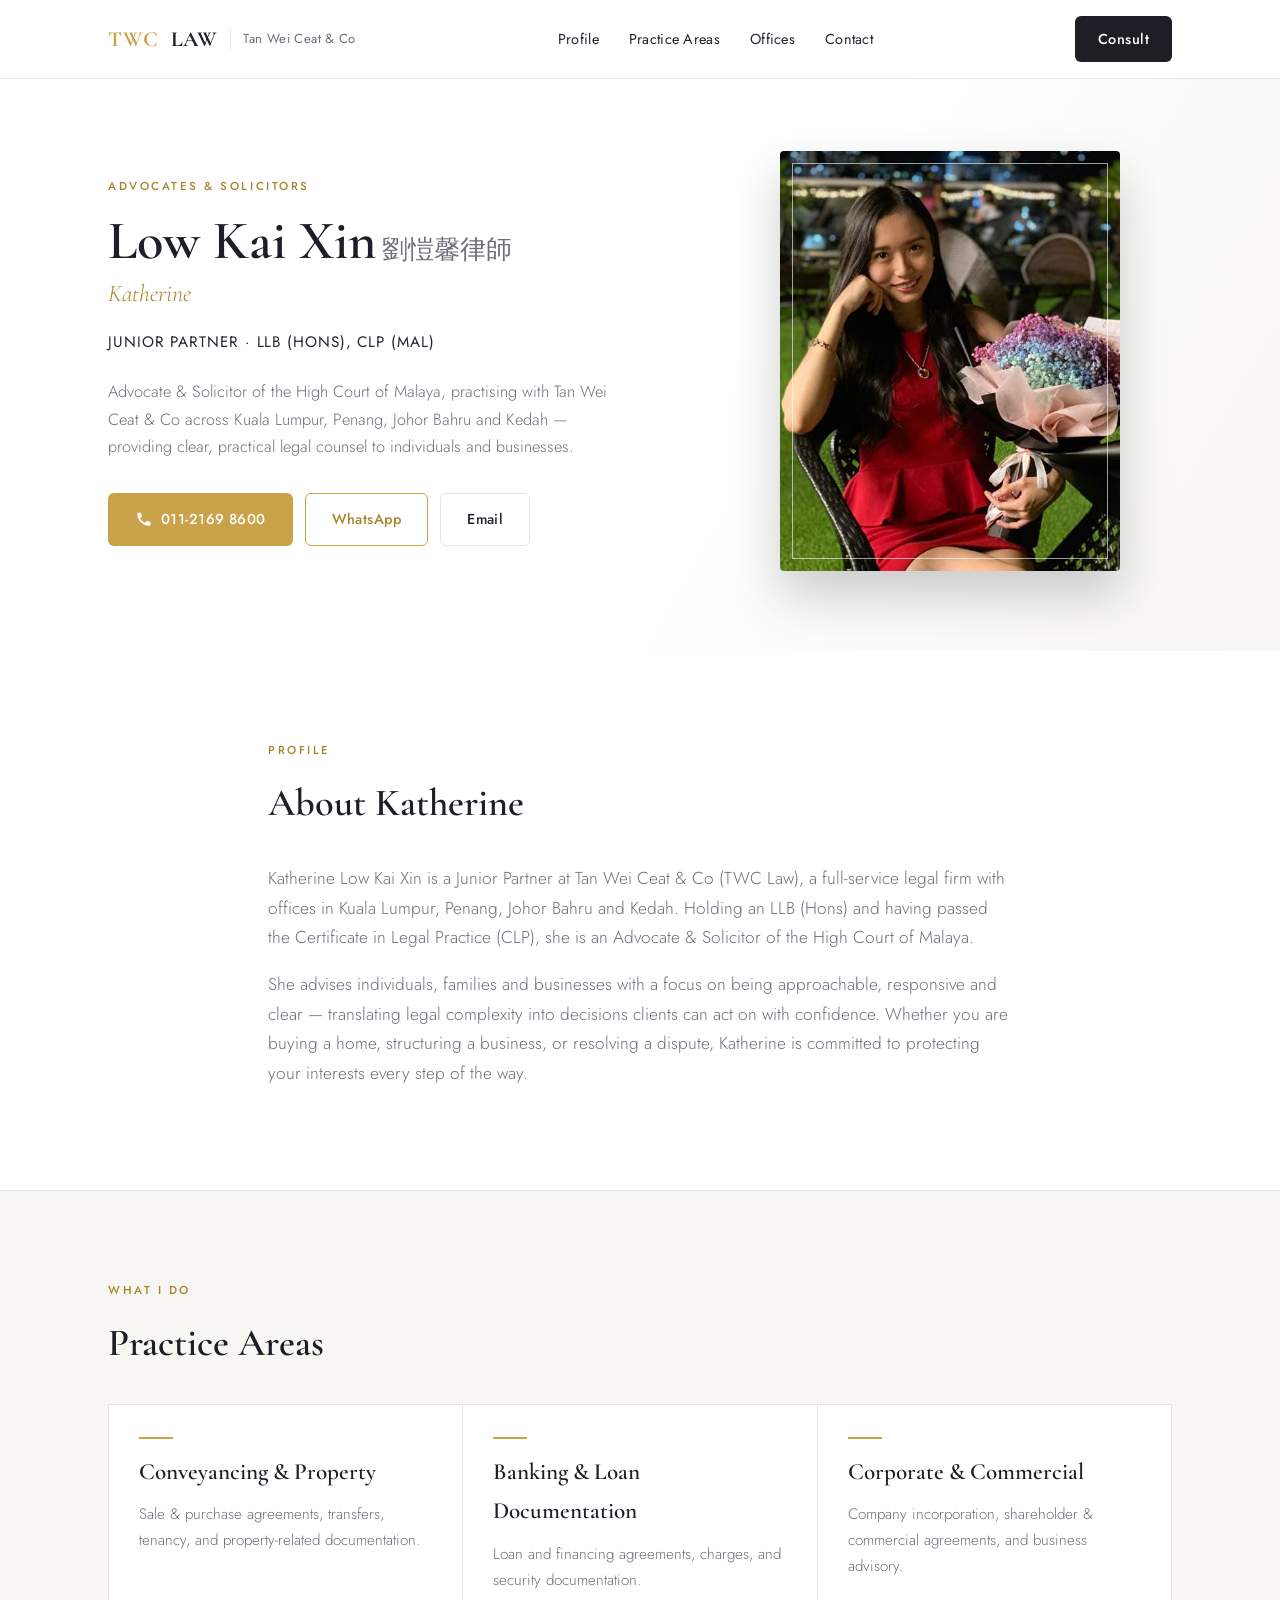
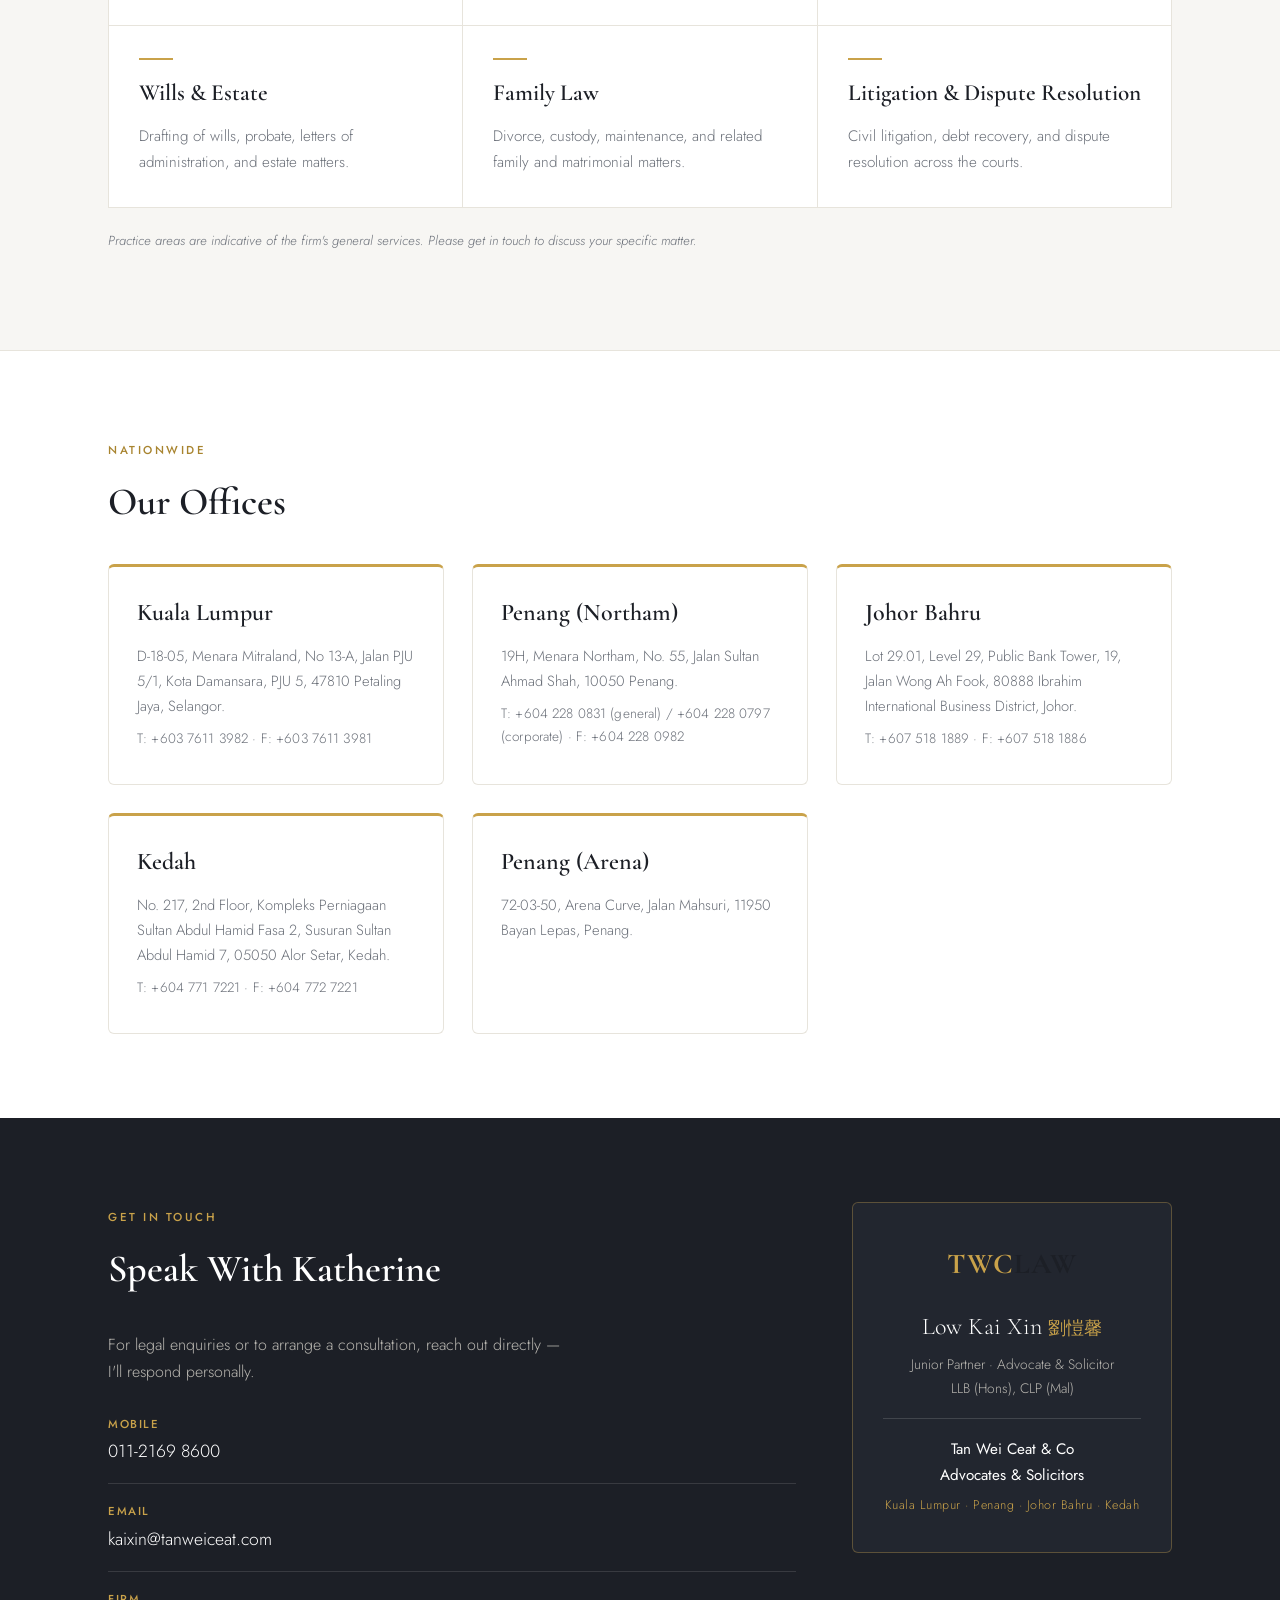
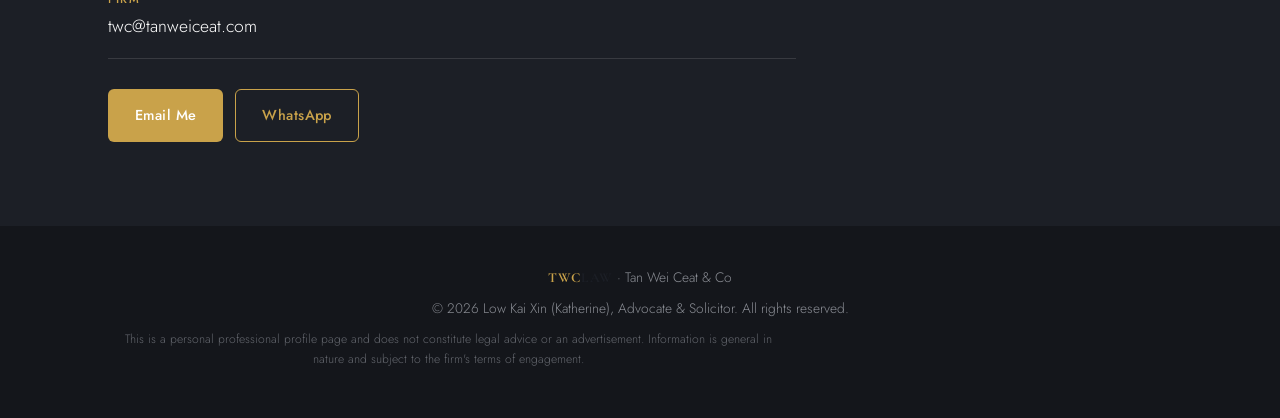
<file: index.html>
<!DOCTYPE html>
<html lang="en">
<head>
<meta charset="UTF-8">
<meta name="viewport" content="width=device-width, initial-scale=1.0">
<title>Low Kai Xin (Katherine) | Advocate &amp; Solicitor — TWC Law</title>
<meta name="description" content="Low Kai Xin (Katherine), LLB(Hons) CLP(Mal) — Junior Partner at Tan Wei Ceat &amp; Co, Advocates &amp; Solicitors. Legal services across Kuala Lumpur, Penang, Johor Bahru and Kedah.">
<link rel="preconnect" href="https://fonts.googleapis.com">
<link rel="preconnect" href="https://fonts.gstatic.com" crossorigin>
<link href="https://fonts.googleapis.com/css2?family=Cormorant+Garamond:wght@500;600;700&family=Jost:wght@300;400;500;600&display=swap" rel="stylesheet">
<link rel="stylesheet" href="styles.css">
</head>
<body>

<header class="navbar">
  <div class="container navbar-inner">
    <div class="brand">
      <span class="brand-twc">TWC</span><span class="brand-law">LAW</span>
      <span class="brand-sep"></span>
      <span class="brand-firm">Tan Wei Ceat &amp; Co</span>
    </div>
    <nav class="nav-links">
      <a href="#about">Profile</a>
      <a href="#practice">Practice Areas</a>
      <a href="#offices">Offices</a>
      <a href="#contact">Contact</a>
    </nav>
    <a href="tel:+601121698600" class="btn btn-nav">Consult</a>
  </div>
</header>

<section class="hero">
  <div class="container hero-inner">
    <div class="hero-text">
      <p class="eyebrow">Advocates &amp; Solicitors</p>
      <h1>Low Kai Xin<span class="hero-cn"> 劉愷馨律師</span></h1>
      <p class="hero-alias">Katherine</p>
      <p class="role">Junior Partner &middot; LLB (Hons), CLP (Mal)</p>
      <p class="hero-desc">Advocate &amp; Solicitor of the High Court of Malaya, practising with Tan Wei Ceat &amp; Co across Kuala Lumpur, Penang, Johor Bahru and Kedah — providing clear, practical legal counsel to individuals and businesses.</p>
      <div class="hero-actions">
        <a href="tel:+601121698600" class="btn btn-primary">
          <svg viewBox="0 0 24 24" width="18" height="18" fill="currentColor"><path d="M6.6 10.8c1.4 2.7 3.6 4.9 6.3 6.3l2.1-2.1c.3-.3.7-.4 1-.2 1.1.4 2.4.6 3.6.6.6 0 1 .4 1 1V20c0 .6-.4 1-1 1C10.4 21 3 13.6 3 4.5c0-.6.4-1 1-1h3.5c.6 0 1 .4 1 1 0 1.3.2 2.5.6 3.6.1.4 0 .8-.3 1.1l-2.2 2.1z"/></svg>
          011-2169 8600
        </a>
        <a href="https://wa.me/601121698600" target="_blank" rel="noopener" class="btn btn-outline">WhatsApp</a>
        <a href="mailto:kaixin@tanweiceat.com" class="btn btn-ghost">Email</a>
      </div>
    </div>
    <div class="hero-photo">
      <div class="photo-frame">
        <img src="katherine.jpg" alt="Low Kai Xin (Katherine), Advocate &amp; Solicitor">
      </div>
    </div>
  </div>
</section>

<section id="about" class="section about">
  <div class="container about-inner">
    <span class="section-kicker">Profile</span>
    <h2>About Katherine</h2>
    <p>Katherine Low Kai Xin is a Junior Partner at Tan Wei Ceat &amp; Co (TWC Law), a full-service legal firm with offices in Kuala Lumpur, Penang, Johor Bahru and Kedah. Holding an LLB (Hons) and having passed the Certificate in Legal Practice (CLP), she is an Advocate &amp; Solicitor of the High Court of Malaya.</p>
    <p>She advises individuals, families and businesses with a focus on being approachable, responsive and clear — translating legal complexity into decisions clients can act on with confidence. Whether you are buying a home, structuring a business, or resolving a dispute, Katherine is committed to protecting your interests every step of the way.</p>
  </div>
</section>

<section id="practice" class="section practice">
  <div class="container">
    <span class="section-kicker">What I Do</span>
    <h2>Practice Areas</h2>
    <div class="cards">
      <div class="card">
        <h3>Conveyancing &amp; Property</h3>
        <p>Sale &amp; purchase agreements, transfers, tenancy, and property-related documentation.</p>
      </div>
      <div class="card">
        <h3>Banking &amp; Loan Documentation</h3>
        <p>Loan and financing agreements, charges, and security documentation.</p>
      </div>
      <div class="card">
        <h3>Corporate &amp; Commercial</h3>
        <p>Company incorporation, shareholder &amp; commercial agreements, and business advisory.</p>
      </div>
      <div class="card">
        <h3>Wills &amp; Estate</h3>
        <p>Drafting of wills, probate, letters of administration, and estate matters.</p>
      </div>
      <div class="card">
        <h3>Family Law</h3>
        <p>Divorce, custody, maintenance, and related family and matrimonial matters.</p>
      </div>
      <div class="card">
        <h3>Litigation &amp; Dispute Resolution</h3>
        <p>Civil litigation, debt recovery, and dispute resolution across the courts.</p>
      </div>
    </div>
    <p class="practice-note">Practice areas are indicative of the firm's general services. Please get in touch to discuss your specific matter.</p>
  </div>
</section>

<section id="offices" class="section offices">
  <div class="container">
    <span class="section-kicker">Nationwide</span>
    <h2>Our Offices</h2>
    <div class="office-grid">
      <div class="office">
        <h3>Kuala Lumpur</h3>
        <p>D-18-05, Menara Mitraland, No 13-A, Jalan PJU 5/1, Kota Damansara, PJU 5, 47810 Petaling Jaya, Selangor.</p>
        <p class="office-tel">T: +603 7611 3982 &middot; F: +603 7611 3981</p>
      </div>
      <div class="office">
        <h3>Penang (Northam)</h3>
        <p>19H, Menara Northam, No. 55, Jalan Sultan Ahmad Shah, 10050 Penang.</p>
        <p class="office-tel">T: +604 228 0831 (general) / +604 228 0797 (corporate) &middot; F: +604 228 0982</p>
      </div>
      <div class="office">
        <h3>Johor Bahru</h3>
        <p>Lot 29.01, Level 29, Public Bank Tower, 19, Jalan Wong Ah Fook, 80888 Ibrahim International Business District, Johor.</p>
        <p class="office-tel">T: +607 518 1889 &middot; F: +607 518 1886</p>
      </div>
      <div class="office">
        <h3>Kedah</h3>
        <p>No. 217, 2nd Floor, Kompleks Perniagaan Sultan Abdul Hamid Fasa 2, Susuran Sultan Abdul Hamid 7, 05050 Alor Setar, Kedah.</p>
        <p class="office-tel">T: +604 771 7221 &middot; F: +604 772 7221</p>
      </div>
      <div class="office">
        <h3>Penang (Arena)</h3>
        <p>72-03-50, Arena Curve, Jalan Mahsuri, 11950 Bayan Lepas, Penang.</p>
      </div>
    </div>
  </div>
</section>

<section id="contact" class="section contact">
  <div class="container contact-inner">
    <div class="contact-info">
      <span class="section-kicker">Get In Touch</span>
      <h2>Speak With Katherine</h2>
      <p class="contact-lead">For legal enquiries or to arrange a consultation, reach out directly — I'll respond personally.</p>

      <ul class="contact-list">
        <li>
          <span class="contact-label">Mobile</span>
          <a href="tel:+601121698600">011-2169 8600</a>
        </li>
        <li>
          <span class="contact-label">Email</span>
          <a href="mailto:kaixin@tanweiceat.com">kaixin@tanweiceat.com</a>
        </li>
        <li>
          <span class="contact-label">Firm</span>
          <a href="mailto:twc@tanweiceat.com">twc@tanweiceat.com</a>
        </li>
      </ul>

      <div class="contact-actions">
        <a href="mailto:kaixin@tanweiceat.com" class="btn btn-primary">Email Me</a>
        <a href="https://wa.me/601121698600" target="_blank" rel="noopener" class="btn btn-outline">WhatsApp</a>
      </div>
    </div>

    <div class="contact-card">
      <div class="cc-logo"><span class="brand-twc">TWC</span><span class="brand-law">LAW</span></div>
      <p class="contact-card-title">Low Kai Xin <span class="cc-cn">劉愷馨</span></p>
      <p class="contact-card-sub">Junior Partner &middot; Advocate &amp; Solicitor<br>LLB (Hons), CLP (Mal)</p>
      <hr>
      <p class="contact-card-company">Tan Wei Ceat &amp; Co<br>Advocates &amp; Solicitors</p>
      <p class="contact-card-cities">Kuala Lumpur &middot; Penang &middot; Johor Bahru &middot; Kedah</p>
    </div>
  </div>
</section>

<footer class="footer">
  <div class="container footer-inner">
    <p class="footer-brand"><span class="brand-twc">TWC</span><span class="brand-law">LAW</span> &middot; Tan Wei Ceat &amp; Co</p>
    <p>&copy; <span id="year"></span> Low Kai Xin (Katherine), Advocate &amp; Solicitor. All rights reserved.</p>
    <p class="footer-disclaimer">This is a personal professional profile page and does not constitute legal advice or an advertisement. Information is general in nature and subject to the firm's terms of engagement.</p>
  </div>
</footer>

<script src="script.js"></script>
</body>
</html>
</file>
<file: styles.css>
:root {
  --gold: #c9a24a;
  --gold-dark: #a8842f;
  --charcoal: #1c1f26;
  --ink: #23262e;
  --muted: #6b7079;
  --bg-soft: #f7f6f3;
  --line: #e7e4dc;
  --radius: 6px;
}

* { box-sizing: border-box; }
html { scroll-behavior: smooth; }

body {
  margin: 0;
  font-family: 'Jost', system-ui, sans-serif;
  color: var(--ink);
  background: #fff;
  line-height: 1.7;
  font-weight: 300;
}

h1, h2, h3 { font-family: 'Cormorant Garamond', Georgia, serif; margin: 0; font-weight: 600; }

.container { max-width: 1120px; margin: 0 auto; padding: 0 28px; }
a { color: inherit; }

/* Brand mark */
.brand-twc { font-family: 'Cormorant Garamond', serif; font-weight: 700; color: var(--gold); letter-spacing: 0.04em; }
.brand-law { font-family: 'Cormorant Garamond', serif; font-weight: 700; color: var(--charcoal); letter-spacing: 0.04em; }

/* Navbar */
.navbar { position: sticky; top: 0; z-index: 50; background: rgba(255,255,255,0.96); backdrop-filter: blur(6px); border-bottom: 1px solid var(--line); }
.navbar-inner { display: flex; align-items: center; justify-content: space-between; padding: 16px 28px; }
.brand { display: flex; align-items: center; gap: 12px; font-size: 1.35rem; }
.brand-sep { width: 1px; height: 20px; background: var(--line); }
.brand-firm { font-family: 'Jost', sans-serif; font-size: 0.82rem; font-weight: 400; color: var(--muted); letter-spacing: 0.03em; }
.nav-links { display: flex; gap: 30px; }
.nav-links a { text-decoration: none; font-size: 0.9rem; font-weight: 400; letter-spacing: 0.02em; color: var(--ink); }
.nav-links a:hover { color: var(--gold-dark); }

/* Buttons */
.btn { display: inline-flex; align-items: center; gap: 8px; padding: 13px 26px; border-radius: var(--radius); font-family: 'Jost', sans-serif; font-weight: 500; font-size: 0.9rem; letter-spacing: 0.03em; text-decoration: none; cursor: pointer; border: 1px solid transparent; transition: all 0.18s ease; }
.btn-primary { background: var(--gold); color: #fff; }
.btn-primary:hover { background: var(--gold-dark); }
.btn-outline { border-color: var(--gold); color: var(--gold-dark); background: transparent; }
.btn-outline:hover { background: var(--gold); color: #fff; }
.btn-ghost { color: var(--ink); background: transparent; border-color: var(--line); }
.btn-ghost:hover { border-color: var(--charcoal); }
.btn-nav { background: var(--charcoal); color: #fff; padding: 10px 22px; }
.btn-nav:hover { background: #000; }

/* Hero */
.hero { background: linear-gradient(120deg, #fff 55%, var(--bg-soft) 100%); padding: 72px 0 80px; }
.hero-inner { display: flex; align-items: center; gap: 56px; flex-wrap: wrap; }
.hero-text { flex: 1 1 440px; }
.eyebrow { color: var(--gold-dark); font-weight: 500; letter-spacing: 0.22em; text-transform: uppercase; font-size: 0.72rem; margin: 0 0 16px; }
.hero h1 { font-size: 3.4rem; line-height: 1.05; margin-bottom: 4px; color: var(--charcoal); }
.hero-cn { font-size: 1.6rem; color: var(--muted); font-weight: 500; }
.hero-alias { font-family: 'Cormorant Garamond', serif; font-style: italic; font-size: 1.5rem; color: var(--gold-dark); margin: 0 0 14px; }
.role { font-size: 0.95rem; letter-spacing: 0.06em; text-transform: uppercase; color: var(--ink); font-weight: 400; margin-bottom: 22px; }
.hero-desc { color: var(--muted); max-width: 500px; margin-bottom: 32px; font-size: 1.02rem; }
.hero-actions { display: flex; gap: 12px; flex-wrap: wrap; }
.hero-photo { flex: 1 1 320px; display: flex; justify-content: center; }
.photo-frame { position: relative; width: 340px; height: 420px; border-radius: 4px; overflow: hidden; box-shadow: 0 24px 50px rgba(28,31,38,0.22); }
.photo-frame::after { content: ""; position: absolute; inset: 12px; border: 1px solid rgba(255,255,255,0.6); pointer-events: none; }
.photo-frame img { width: 100%; height: 100%; object-fit: cover; object-position: center 25%; }

/* Sections */
.section { padding: 84px 0; }
.section-kicker { display: inline-block; color: var(--gold-dark); font-size: 0.72rem; letter-spacing: 0.22em; text-transform: uppercase; font-weight: 500; margin-bottom: 10px; }
.section h2 { font-size: 2.4rem; color: var(--charcoal); margin-bottom: 28px; }

.about { background: #fff; }
.about-inner { max-width: 800px; }
.about p { color: var(--muted); font-size: 1.08rem; margin: 0 0 18px; }

.practice { background: var(--bg-soft); border-top: 1px solid var(--line); border-bottom: 1px solid var(--line); }
.cards { display: grid; grid-template-columns: repeat(auto-fit, minmax(280px, 1fr)); gap: 1px; background: var(--line); border: 1px solid var(--line); }
.card { background: #fff; padding: 32px 30px; transition: background 0.2s ease; }
.card:hover { background: #fffdf8; }
.card h3 { font-size: 1.45rem; color: var(--charcoal); margin-bottom: 10px; }
.card h3::before { content: ""; display: block; width: 34px; height: 2px; background: var(--gold); margin-bottom: 14px; }
.card p { color: var(--muted); font-size: 0.95rem; margin: 0; }
.practice-note { color: var(--muted); font-size: 0.82rem; font-style: italic; margin-top: 22px; }

.offices { background: #fff; }
.office-grid { display: grid; grid-template-columns: repeat(auto-fit, minmax(300px, 1fr)); gap: 28px; }
.office { padding: 26px 28px; border: 1px solid var(--line); border-top: 3px solid var(--gold); border-radius: var(--radius); }
.office h3 { font-size: 1.5rem; color: var(--charcoal); margin-bottom: 10px; }
.office p { color: var(--muted); font-size: 0.92rem; margin: 0 0 8px; }
.office-tel { color: var(--ink); font-size: 0.85rem !important; letter-spacing: 0.01em; }

/* Contact */
.contact { background: var(--charcoal); color: #e9e7e1; }
.contact .section-kicker { color: var(--gold); }
.contact h2 { color: #fff; }
.contact-inner { display: flex; gap: 56px; flex-wrap: wrap; align-items: flex-start; }
.contact-info { flex: 1 1 420px; }
.contact-lead { color: #b8b6b0; max-width: 460px; margin-bottom: 30px; }
.contact-list { list-style: none; padding: 0; margin: 0 0 30px; display: flex; flex-direction: column; gap: 18px; }
.contact-list li { display: flex; flex-direction: column; gap: 3px; border-bottom: 1px solid rgba(255,255,255,0.12); padding-bottom: 16px; }
.contact-label { font-size: 0.72rem; text-transform: uppercase; letter-spacing: 0.14em; color: var(--gold); font-weight: 500; }
.contact-list a { text-decoration: none; font-size: 1.1rem; color: #fff; }
.contact-list a:hover { color: var(--gold); }
.contact-actions { display: flex; gap: 12px; flex-wrap: wrap; }
.contact .btn-primary { background: var(--gold); }
.contact .btn-outline { border-color: var(--gold); color: var(--gold); }
.contact .btn-outline:hover { background: var(--gold); color: var(--charcoal); }

.contact-card { flex: 0 1 320px; background: #22262f; border: 1px solid rgba(201,162,74,0.35); border-radius: var(--radius); padding: 36px 30px; text-align: center; }
.cc-logo { font-size: 1.8rem; margin-bottom: 18px; }
.contact-card-title { font-family: 'Cormorant Garamond', serif; font-size: 1.5rem; color: #fff; margin: 0 0 6px; }
.cc-cn { font-size: 1.1rem; color: var(--gold); }
.contact-card-sub { color: #b8b6b0; font-size: 0.86rem; margin: 0 0 18px; }
.contact-card hr { border: none; border-top: 1px solid rgba(255,255,255,0.14); margin: 18px 0; }
.contact-card-company { color: #fff; font-size: 0.95rem; margin: 0 0 6px; font-weight: 400; }
.contact-card-cities { color: var(--gold); font-size: 0.78rem; letter-spacing: 0.04em; margin: 0; }

/* Footer */
.footer { background: #14161b; color: #8a8d94; padding: 40px 0; text-align: center; }
.footer-brand { font-size: 1.2rem; margin: 0 0 12px; }
.footer-inner p { margin: 0 0 8px; font-size: 0.86rem; }
.footer-disclaimer { color: #63666d; font-size: 0.76rem !important; max-width: 680px; margin: 12px auto 0; }

@media (max-width: 700px) {
  .hero h1 { font-size: 2.5rem; }
  .hero-cn { display: block; font-size: 1.3rem; margin-top: 6px; }
  .nav-links { display: none; }
  .brand-firm { display: none; }
  .photo-frame { width: 260px; height: 330px; }
  .section h2 { font-size: 2rem; }
}
</file>
